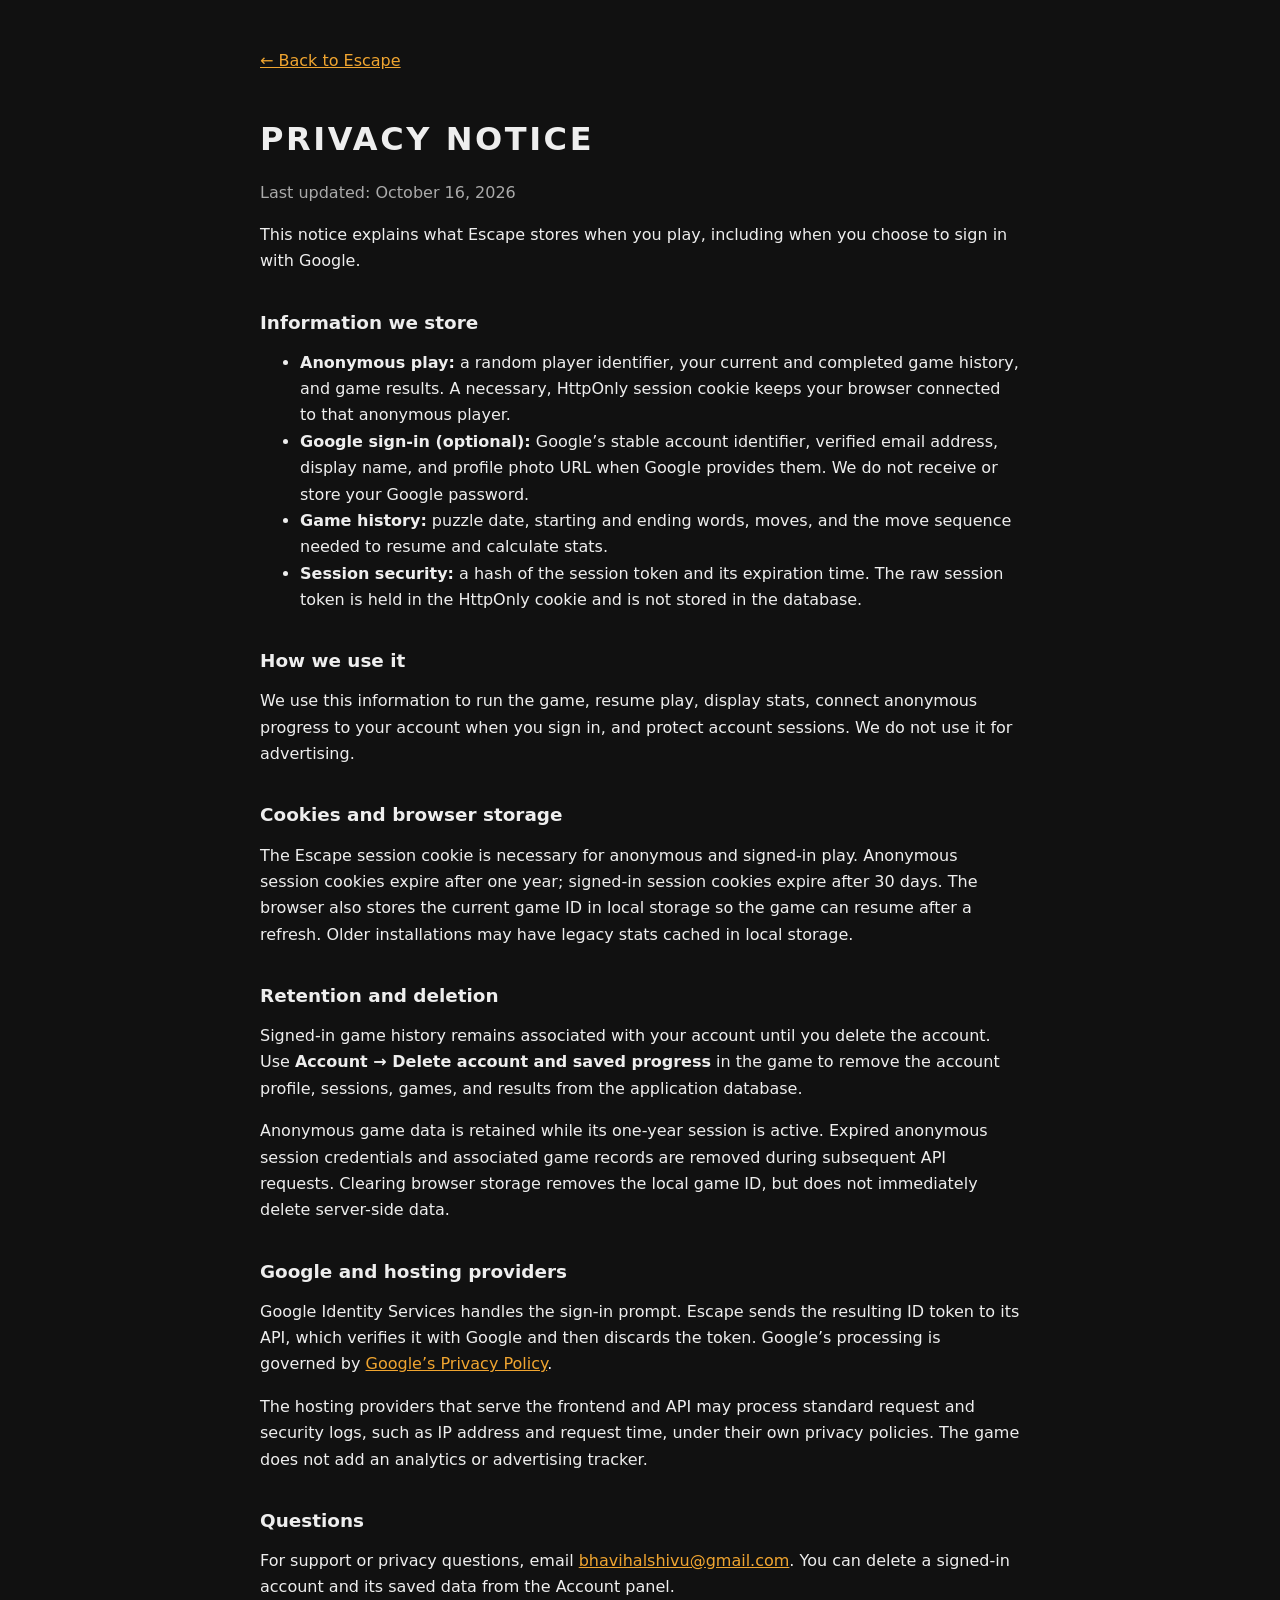
<file: frontend/public/privacy.html>
<!doctype html>
<html lang="en">
  <head>
    <meta charset="UTF-8" />
    <meta name="viewport" content="width=device-width, initial-scale=1.0" />
    <meta name="robots" content="index,follow" />
    <title>Privacy Notice — Escape</title>
    <style>
      :root { color-scheme: dark; font-family: Inter, system-ui, sans-serif; background: #111; color: #eee; }
      body { max-width: 760px; margin: 0 auto; padding: 48px 24px 72px; line-height: 1.65; }
      h1, h2 { line-height: 1.2; }
      h1 { letter-spacing: .08em; text-transform: uppercase; }
      h2 { margin-top: 2em; font-size: 1.15rem; }
      a { color: #f0a530; }
      .updated { color: #aaa; }
      .back { display: inline-block; margin-bottom: 24px; }
    </style>
  </head>
  <body>
    <a class="back" href="/">← Back to Escape</a>
    <h1>Privacy Notice</h1>
    <p class="updated">Last updated: October 16, 2026</p>
    <p>This notice explains what Escape stores when you play, including when you choose to sign in with Google.</p>

    <h2>Information we store</h2>
    <ul>
      <li><strong>Anonymous play:</strong> a random player identifier, your current and completed game history, and game results. A necessary, HttpOnly session cookie keeps your browser connected to that anonymous player.</li>
      <li><strong>Google sign-in (optional):</strong> Google’s stable account identifier, verified email address, display name, and profile photo URL when Google provides them. We do not receive or store your Google password.</li>
      <li><strong>Game history:</strong> puzzle date, starting and ending words, moves, and the move sequence needed to resume and calculate stats.</li>
      <li><strong>Session security:</strong> a hash of the session token and its expiration time. The raw session token is held in the HttpOnly cookie and is not stored in the database.</li>
    </ul>

    <h2>How we use it</h2>
    <p>We use this information to run the game, resume play, display stats, connect anonymous progress to your account when you sign in, and protect account sessions. We do not use it for advertising.</p>

    <h2>Cookies and browser storage</h2>
    <p>The Escape session cookie is necessary for anonymous and signed-in play. Anonymous session cookies expire after one year; signed-in session cookies expire after 30 days. The browser also stores the current game ID in local storage so the game can resume after a refresh. Older installations may have legacy stats cached in local storage.</p>

    <h2>Retention and deletion</h2>
    <p>Signed-in game history remains associated with your account until you delete the account. Use <strong>Account → Delete account and saved progress</strong> in the game to remove the account profile, sessions, games, and results from the application database.</p>
    <p>Anonymous game data is retained while its one-year session is active. Expired anonymous session credentials and associated game records are removed during subsequent API requests. Clearing browser storage removes the local game ID, but does not immediately delete server-side data.</p>

    <h2>Google and hosting providers</h2>
    <p>Google Identity Services handles the sign-in prompt. Escape sends the resulting ID token to its API, which verifies it with Google and then discards the token. Google’s processing is governed by <a href="https://policies.google.com/privacy" rel="noreferrer">Google’s Privacy Policy</a>.</p>
    <p>The hosting providers that serve the frontend and API may process standard request and security logs, such as IP address and request time, under their own privacy policies. The game does not add an analytics or advertising tracker.</p>

    <h2>Questions</h2>
    <p>For support or privacy questions, email <a href="mailto:bhavihalshivu@gmail.com">bhavihalshivu@gmail.com</a>. You can delete a signed-in account and its saved data from the Account panel.</p>
  </body>
</html>
</file>
